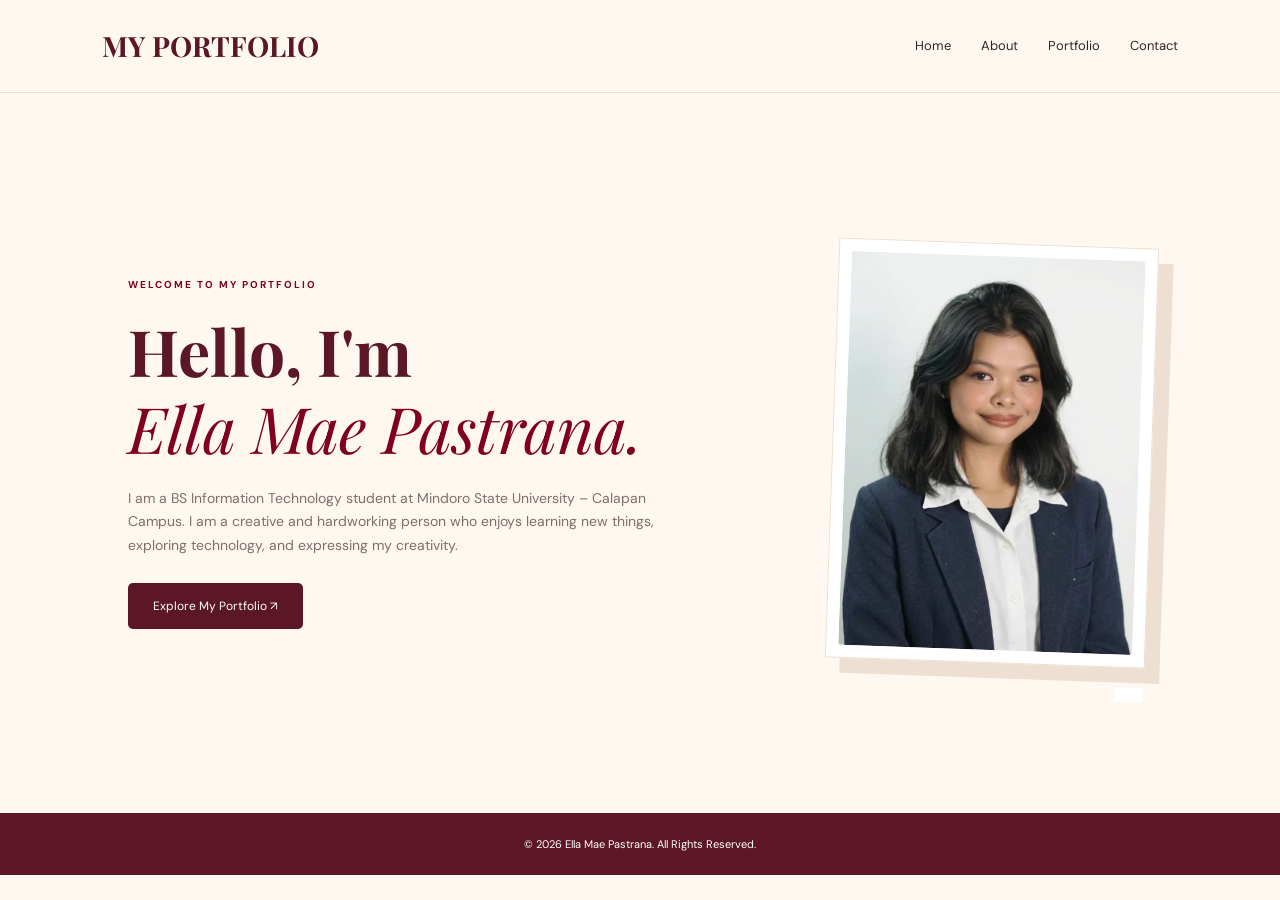
<file: index.html>
<!DOCTYPE html>
<html lang="en">
<head>
    <meta charset="UTF-8">
    <meta name="viewport" content="width=device-width, initial-scale=1.0">
    <title>Ella Mae Pastrana | Portfolio</title>
    <link rel="stylesheet" href="style.css">
</head>
<body>

<header>
    <a href="index.html" class="logo">MY PORTFOLIO</a>
    <nav>
        <a href="index.html">Home</a>
        <a href="about.html">About</a>
        <a href="portfolio.html">Portfolio</a>
        <a href="contact.html">Contact</a>
    </nav>
</header>

<main>
    <section class="hero">
        <div class="hero-text">
            <p class="eyebrow">WELCOME TO MY PORTFOLIO</p>
            <h1>Hello, I'm <br><em>Ella Mae Pastrana.</em></h1>
            <p>
                I am a BS Information Technology student at
                Mindoro State University – Calapan Campus.
                I am a creative and hardworking person who
                enjoys learning new things, exploring technology,
                and expressing my creativity.
            </p>
            <a href="portfolio.html" class="btn">Explore My Portfolio ↗</a>
           
        </div>

        <div class="profile">
            <img src="ella.jpg" alt="Ella Mae Pastrana">
            <span class="photo-note"></span>
        </div>
    </section>
</main>

<footer>
    <p>© 2026 Ella Mae Pastrana. All Rights Reserved.</p>
</footer>

</body>
</html>
</file>
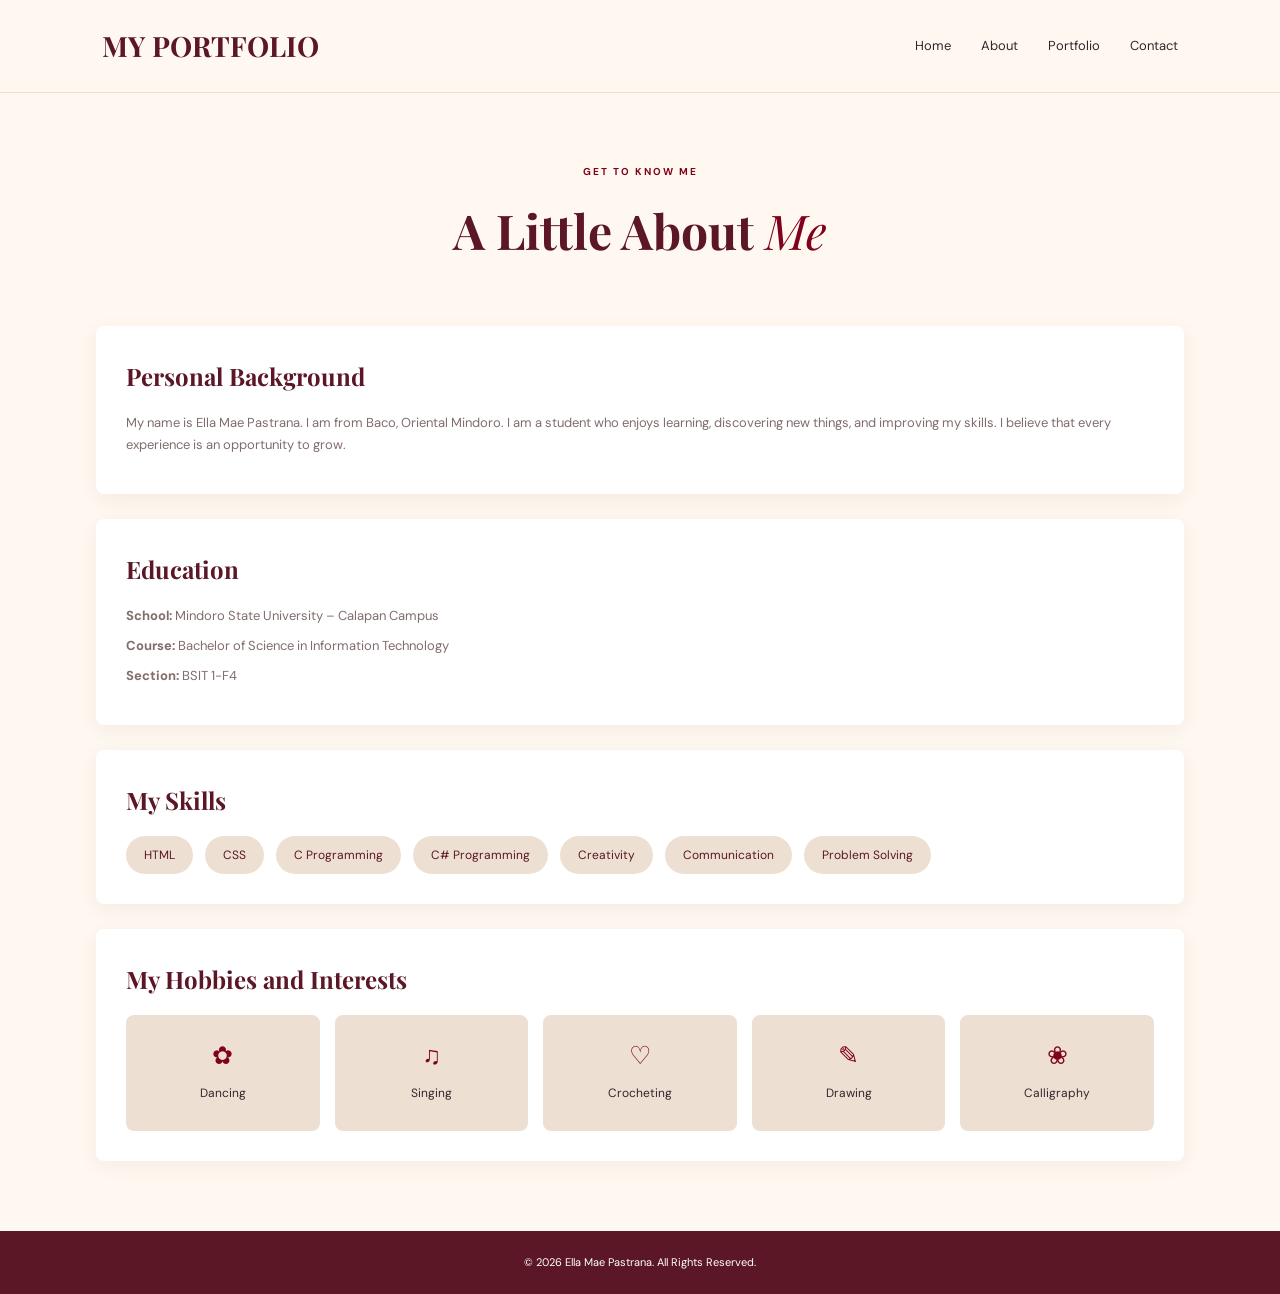
<file: about.html>
<!DOCTYPE html>
<html lang="en">
<head>
    <meta charset="UTF-8">
    <meta name="viewport" content="width=device-width, initial-scale=1.0">
    <title>About Me | Ella Mae</title>
    <link rel="stylesheet" href="style.css">
</head>
<body>

<header>
    <a href="index.html" class="logo">MY PORTFOLIO</a>
    <nav>
        <a href="index.html">Home</a>
        <a href="about.html">About</a>
        <a href="portfolio.html">Portfolio</a>
        <a href="contact.html">Contact</a>
    </nav>
</header>

<main class="container">
    <div class="page-heading">
        <p class="eyebrow">GET TO KNOW ME</p>
        <h1>A Little About <em>Me</em></h1>
    </div>

    <section class="card">
        <h2>Personal Background</h2>
        <p>
            My name is Ella Mae Pastrana. I am from Baco,
            Oriental Mindoro. I am a student who enjoys
            learning, discovering new things, and improving
            my skills. I believe that every experience is
            an opportunity to grow.
        </p>
    </section>

    <section class="card">
        <h2>Education</h2>
        <p><strong>School:</strong> Mindoro State University – Calapan Campus</p>
        <p><strong>Course:</strong> Bachelor of Science in Information Technology</p>
        <p><strong>Section:</strong> BSIT 1-F4</p>
    </section>

    <section class="card">
        <h2>My Skills</h2>
        <div class="tags">
            <span>HTML</span>
            <span>CSS</span>
            <span>C Programming</span>
            <span>C# Programming</span>
            <span>Creativity</span>
            <span>Communication</span>
            <span>Problem Solving</span>
        </div>
    </section>

    <section class="card">
        <h2>My Hobbies and Interests</h2>
        <div class="hobbies">
            <div>✿ <p>Dancing</p></div>
            <div>♫ <p>Singing</p></div>
            <div>♡ <p>Crocheting</p></div>
            <div>✎ <p>Drawing</p></div>
            <div>❀ <p>Calligraphy</p></div>
        </div>
    </section>
</main>

<footer>
    <p>© 2026 Ella Mae Pastrana. All Rights Reserved.</p>
</footer>

</body>
</html>
</file>
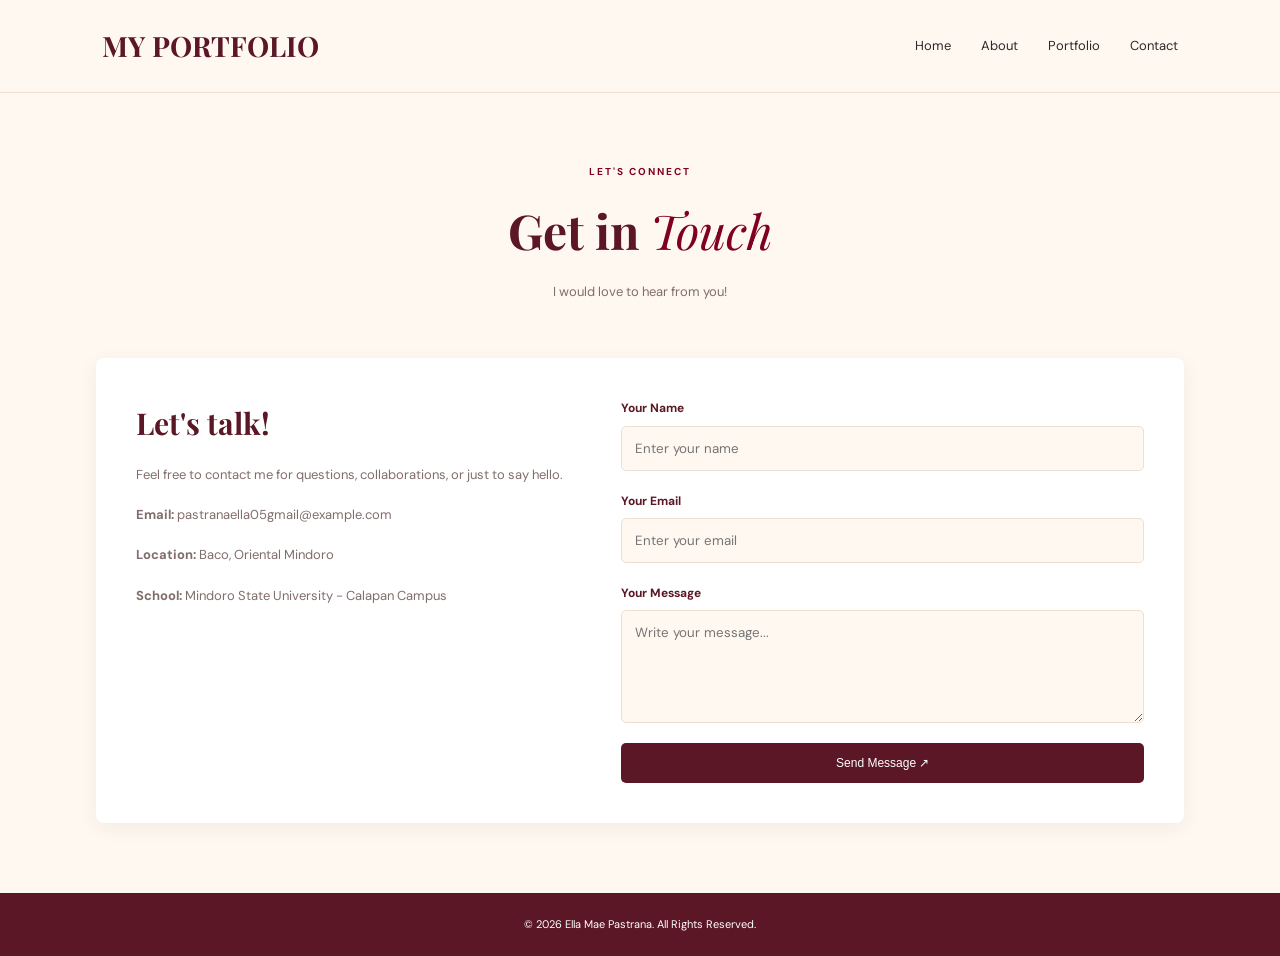
<file: contact.html>
<!DOCTYPE html>
<html lang="en">
<head>
    <meta charset="UTF-8">
    <meta name="viewport" content="width=device-width, initial-scale=1.0">
    <title>Contact Me | Ella Mae</title>
    <link rel="stylesheet" href="style.css">
</head>
<body>

<header>
    <a href="index.html" class="logo">MY PORTFOLIO</a>
    <nav>
        <a href="index.html">Home</a>
        <a href="about.html">About</a>
        <a href="portfolio.html">Portfolio</a>
        <a href="contact.html">Contact</a>
    </nav>
</header>

<main class="container">
    <div class="page-heading">
        <p class="eyebrow">LET'S CONNECT</p>
        <h1>Get in <em>Touch</em></h1>
        <p>I would love to hear from you!</p>
    </div>

    <section class="contact-section">

        <div class="contact-info">
            <h2>Let's talk!</h2>
            <p>
                Feel free to contact me for questions,
                collaborations, or just to say hello.
            </p>

            <p><strong>Email:</strong> pastranaella05gmail@example.com</p>
            <p><strong>Location:</strong> Baco, Oriental Mindoro</p>
            <p><strong>School:</strong> Mindoro State University - Calapan Campus</p>
        </div>

        <form action="#" method="post">
            <label for="name">Your Name</label>
            <input type="text" id="name" name="name"
                   placeholder="Enter your name" required>

            <label for="email">Your Email</label>
            <input type="email" id="email" name="email"
                   placeholder="Enter your email" required>

            <label for="message">Your Message</label>
            <textarea id="message" name="message"
                      rows="5" placeholder="Write your message..."
                      required></textarea>

            <button type="submit" class="btn">Send Message ↗</button>
        </form>

    </section>
</main>

<footer>
    <p>© 2026 Ella Mae Pastrana. All Rights Reserved.</p>
</footer>

</body>
</html>
</file>
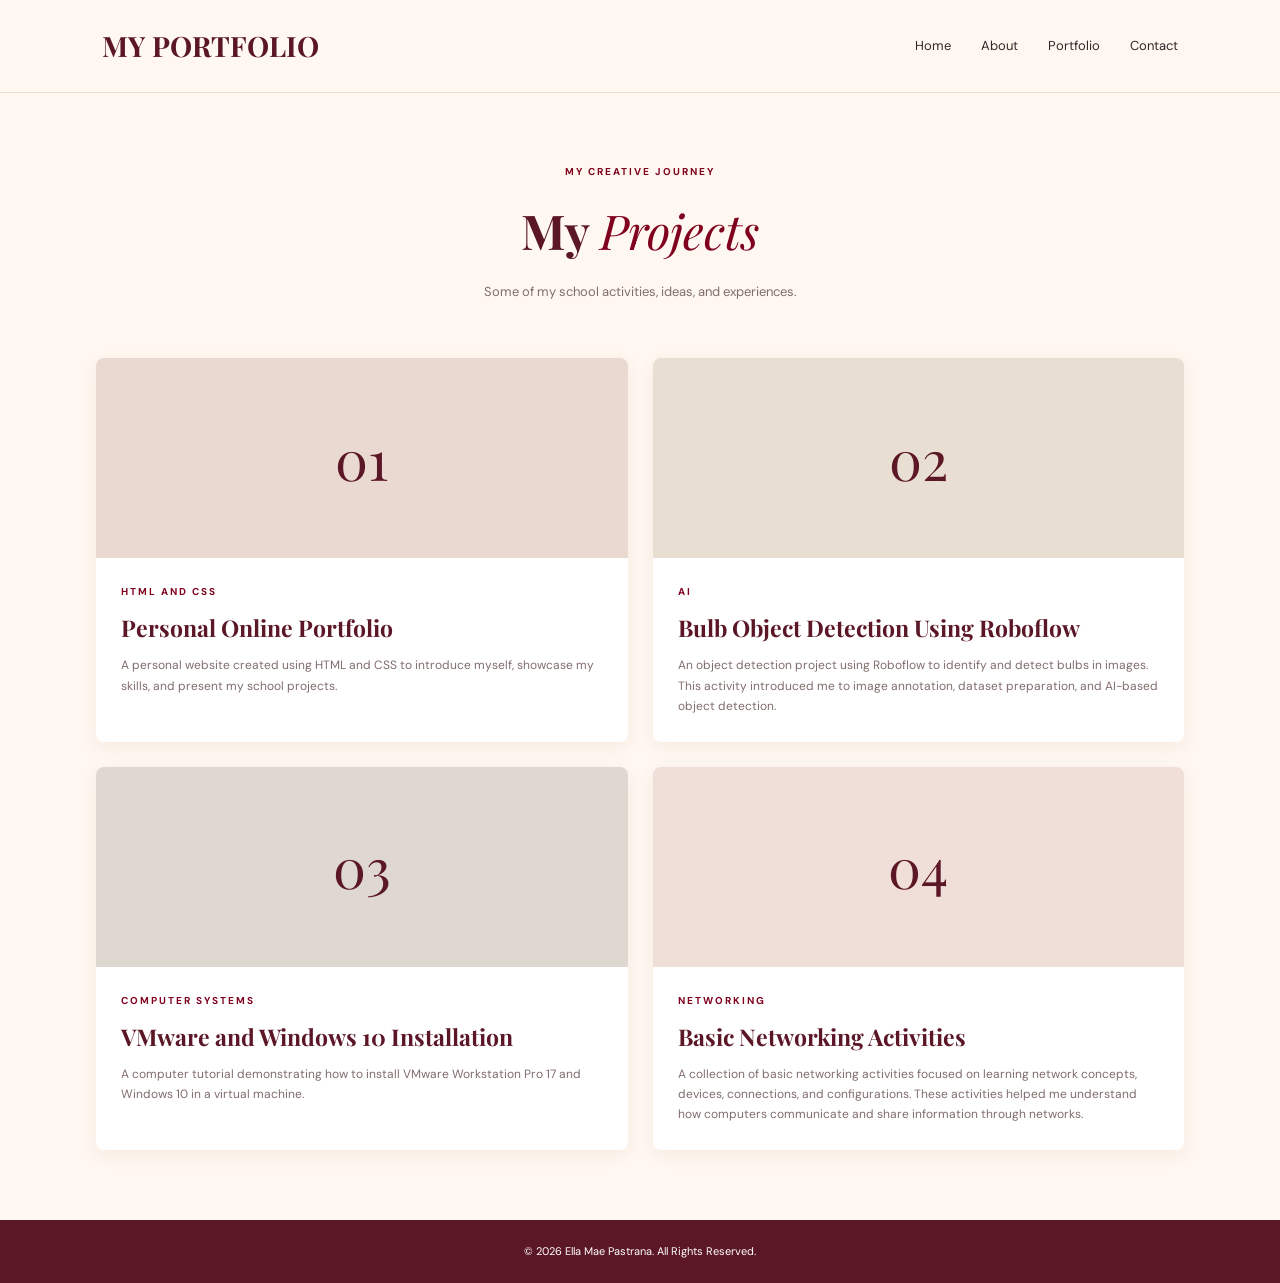
<file: portfolio.html>
<!DOCTYPE html>
<html lang="en">
<head>
    <meta charset="UTF-8">
    <meta name="viewport" content="width=device-width, initial-scale=1.0">
    <title>My Portfolio | Ella Mae</title>
    <link rel="stylesheet" href="style.css">
</head>
<body>

<header>
    <a href="index.html" class="logo">MY PORTFOLIO</a>
    <nav>
        <a href="index.html">Home</a>
        <a href="about.html">About</a>
        <a href="portfolio.html">Portfolio</a>
        <a href="contact.html">Contact</a>
    </nav>
</header>

<main class="container">
    <div class="page-heading">
        <p class="eyebrow">MY CREATIVE JOURNEY</p>
        <h1>My <em>Projects</em></h1>
        <p>Some of my school activities, ideas, and experiences.</p>
    </div>

    <section class="projects">

        <article class="project-card">
            <div class="project-image image-one">01</div>
            <div class="project-content">
                <p class="eyebrow">HTML AND CSS</p>
                <h2>Personal Online Portfolio</h2>
                <p>
                    A personal website created using HTML and CSS
                    to introduce myself, showcase my skills,
                    and present my school projects.
                </p>
            </div>
        </article>

        <article class="project-card">
            <div class="project-image image-two">02</div>
            <div class="project-content">
                <p class="eyebrow">AI</p>
                <h2>Bulb Object Detection Using Roboflow</h2>
                <p>
                    An object detection project using Roboflow to identify and detect
        bulbs in images. This activity introduced me to image annotation,
        dataset preparation, and AI-based object detection.
                </p>
            </div>
        </article>

        <article class="project-card">
            <div class="project-image image-three">03</div>
            <div class="project-content">
                <p class="eyebrow">COMPUTER SYSTEMS</p>
                <h2>VMware and Windows 10 Installation</h2>
                <p>
                    A computer tutorial demonstrating how to
                    install VMware Workstation Pro 17 and
                    Windows 10 in a virtual machine.
                </p>
            </div>
        </article>

        <article class="project-card">
            <div class="project-image image-four">04</div>
            <div class="project-content">
                <p class="eyebrow">NETWORKING</p>
                <h2>Basic Networking Activities</h2>
                <p>
                    A collection of basic networking activities focused on learning
        network concepts, devices, connections, and configurations.
        These activities helped me understand how computers communicate
        and share information through networks.
                </p>
            </div>
        </article>

    </section>
</main>

<footer>
    <p>© 2026 Ella Mae Pastrana. All Rights Reserved.</p>
</footer>

</body>
</html>
</file>
<file: style.css>
@import url('https://fonts.googleapis.com/css2?family=DM+Sans:wght@400;500;600;700&family=Playfair+Display:wght@400;500;600;700&display=swap');

:root {
    --maroon: #5B1725;
    --burgundy: #800020;
    --cream: #FFF8F0;
    --beige: #EDE0D3;
    --white: #FFFFFF;
    --brown: #33252A;
    --muted: #806D6C;
}

* {
    margin: 0;
    padding: 0;
    box-sizing: border-box;
}

body {
    background-color: var(--cream);
    color: var(--brown);
    font-family: 'DM Sans', sans-serif;
    line-height: 1.7;
}

/* NAVIGATION */

header {
    display: flex;
    justify-content: space-between;
    align-items: center;
    padding: 22px 8%;
    background-color: var(--cream);
    border-bottom: 1px solid var(--beige);
}

.logo {
    font-family: 'Playfair Display', serif;
    font-size: 28px;
    color: var(--maroon);
    text-decoration: none;
    font-weight: bold;
}

nav {
    display: flex;
    gap: 30px;
}

nav a {
    text-decoration: none;
    color: var(--brown);
    font-size: 13px;
    transition: 0.3s;
}

nav a:hover {
    color: var(--burgundy);
}

/* HOMEPAGE */

.hero {
    min-height: 80vh;
    display: flex;
    justify-content: space-between;
    align-items: center;
    gap: 50px;
    padding: 70px 10%;
}

.hero-text {
    max-width: 550px;
}

.eyebrow {
    color: var(--burgundy);
    font-size: 10px;
    font-weight: bold;
    letter-spacing: 2px;
}

.hero h1 {
    font-family: 'Playfair Display', serif;
    color: var(--maroon);
    font-size: clamp(40px, 5vw, 65px);
    line-height: 1.2;
    margin: 20px 0;
}

h1 em {
    color: var(--burgundy);
    font-weight: normal;
}

.hero-text > p:not(.eyebrow):not(.signature) {
    color: var(--muted);
    font-size: 14px;
    margin-bottom: 25px;
}

.btn {
    display: inline-block;
    padding: 13px 25px;
    background-color: var(--maroon);
    color: var(--white);
    border: none;
    border-radius: 5px;
    text-decoration: none;
    font-size: 12px;
    cursor: pointer;
    transition: 0.3s;
}

.btn:hover {
    background-color: var(--burgundy);
    transform: translateY(-3px);
}

.signature {
    margin-top: 25px;
    color: var(--muted);
    font-family: 'Playfair Display', serif;
    font-style: italic;
}

.profile {
    width: 320px;
    height: 420px;
    position: relative;
    padding: 12px;
    background: white;
    border: 1px solid var(--beige);
    box-shadow: 15px 15px 0 var(--beige);
    transform: rotate(2deg);
}

.profile img {
    width: 100%;
    height: 100%;
    object-fit: cover;
    border-radius: 3px;
}

.photo-note {
    position: absolute;
    bottom: -35px;
    right: 0;
    background: white;
    color: var(--maroon);
    padding: 7px 14px;
    font-family: 'Playfair Display', serif;
    font-style: italic;
    font-size: 12px;
}

/* GENERAL PAGES */

.container {
    width: 85%;
    max-width: 1100px;
    margin: 70px auto;
}

.page-heading {
    text-align: center;
    margin-bottom: 55px;
}

.page-heading h1 {
    font-family: 'Playfair Display', serif;
    font-size: 48px;
    color: var(--maroon);
    margin: 10px 0;
}

.page-heading p:last-child {
    color: var(--muted);
    font-size: 13px;
}

/* ABOUT PAGE */

.card {
    background-color: var(--white);
    padding: 30px;
    margin-bottom: 25px;
    border-radius: 8px;
    box-shadow: 0 5px 20px rgba(91, 23, 37, 0.06);
}

.card h2 {
    font-family: 'Playfair Display', serif;
    color: var(--maroon);
    margin-bottom: 15px;
}

.card p {
    font-size: 13px;
    color: var(--muted);
    margin-bottom: 8px;
}

.tags {
    display: flex;
    flex-wrap: wrap;
    gap: 12px;
}

.tags span {
    background-color: var(--beige);
    color: var(--maroon);
    padding: 9px 18px;
    border-radius: 30px;
    font-size: 12px;
    transition: 0.3s;
}

.tags span:hover {
    background-color: var(--maroon);
    color: white;
}

.hobbies {
    display: grid;
    grid-template-columns: repeat(5, 1fr);
    gap: 15px;
}

.hobbies div {
    background-color: var(--beige);
    text-align: center;
    padding: 20px 10px;
    border-radius: 8px;
    color: var(--burgundy);
    font-size: 25px;
    transition: 0.3s;
}

.hobbies div:hover {
    transform: translateY(-5px);
}

.hobbies p {
    color: var(--brown);
    font-size: 12px;
    margin-top: 5px;
}

/* PORTFOLIO PAGE */

.projects {
    display: grid;
    grid-template-columns: repeat(2, 1fr);
    gap: 25px;
}

.project-card {
    background-color: white;
    border-radius: 8px;
    overflow: hidden;
    box-shadow: 0 5px 20px rgba(91, 23, 37, 0.06);
    transition: 0.3s;
}

.project-card:hover {
    transform: translateY(-7px);
    box-shadow: 0 12px 25px rgba(91, 23, 37, 0.12);
}

.project-image {
    height: 200px;
    display: flex;
    justify-content: center;
    align-items: center;
    font-family: 'Playfair Display', serif;
    font-size: 55px;
    color: var(--maroon);
}

.image-one {
    background-color: #EAD9D1;
}

.image-two {
    background-color: #E8DFD2;
}

.image-three {
    background-color: #DED8D1;
}

.image-four {
    background-color: #F0DFD8;
}

.project-content {
    padding: 25px;
}

.project-content h2 {
    color: var(--maroon);
    font-family: 'Playfair Display', serif;
    font-size: 23px;
    margin: 8px 0;
}

.project-content p:last-child {
    color: var(--muted);
    font-size: 12px;
}

/* CONTACT PAGE */

.contact-section {
    display: grid;
    grid-template-columns: 1fr 1.2fr;
    gap: 50px;
    background-color: white;
    padding: 40px;
    border-radius: 8px;
    box-shadow: 0 5px 20px rgba(91, 23, 37, 0.06);
}

.contact-info h2 {
    font-family: 'Playfair Display', serif;
    color: var(--maroon);
    font-size: 30px;
    margin-bottom: 15px;
}

.contact-info p {
    font-size: 13px;
    color: var(--muted);
    margin-bottom: 18px;
}

form {
    display: flex;
    flex-direction: column;
}

form label {
    color: var(--maroon);
    font-size: 12px;
    font-weight: bold;
    margin-bottom: 7px;
}

form input,
form textarea {
    padding: 13px;
    margin-bottom: 20px;
    border: 1px solid var(--beige);
    border-radius: 5px;
    background-color: var(--cream);
    font-family: 'DM Sans', sans-serif;
    outline: none;
}

form input:focus,
form textarea:focus {
    border-color: var(--burgundy);
}

form textarea {
    resize: vertical;
}

/* FOOTER */

footer {
    text-align: center;
    padding: 22px;
    background-color: var(--maroon);
    color: white;
    font-size: 11px;
}

/* RESPONSIVE DESIGN */

@media screen and (max-width: 768px) {

    header {
        flex-direction: column;
        gap: 15px;
    }

    nav {
        gap: 15px;
        flex-wrap: wrap;
        justify-content: center;
    }

    .hero {
        flex-direction: column;
        text-align: center;
        padding: 60px 7%;
    }

    .profile {
        width: 260px;
        height: 340px;
        margin: 20px auto;
    }

    .projects {
        grid-template-columns: 1fr;
    }

    .contact-section {
        grid-template-columns: 1fr;
        padding: 25px;
    }

    .hobbies {
        grid-template-columns: repeat(2, 1fr);
    }

    .page-heading h1 {
        font-size: 38px;
    }
}

@media screen and (max-width: 420px) {
    nav {
        gap: 10px;
    }

    nav a {
        font-size: 11px;
    }

    .container {
        width: 90%;
    }
}
</file>
